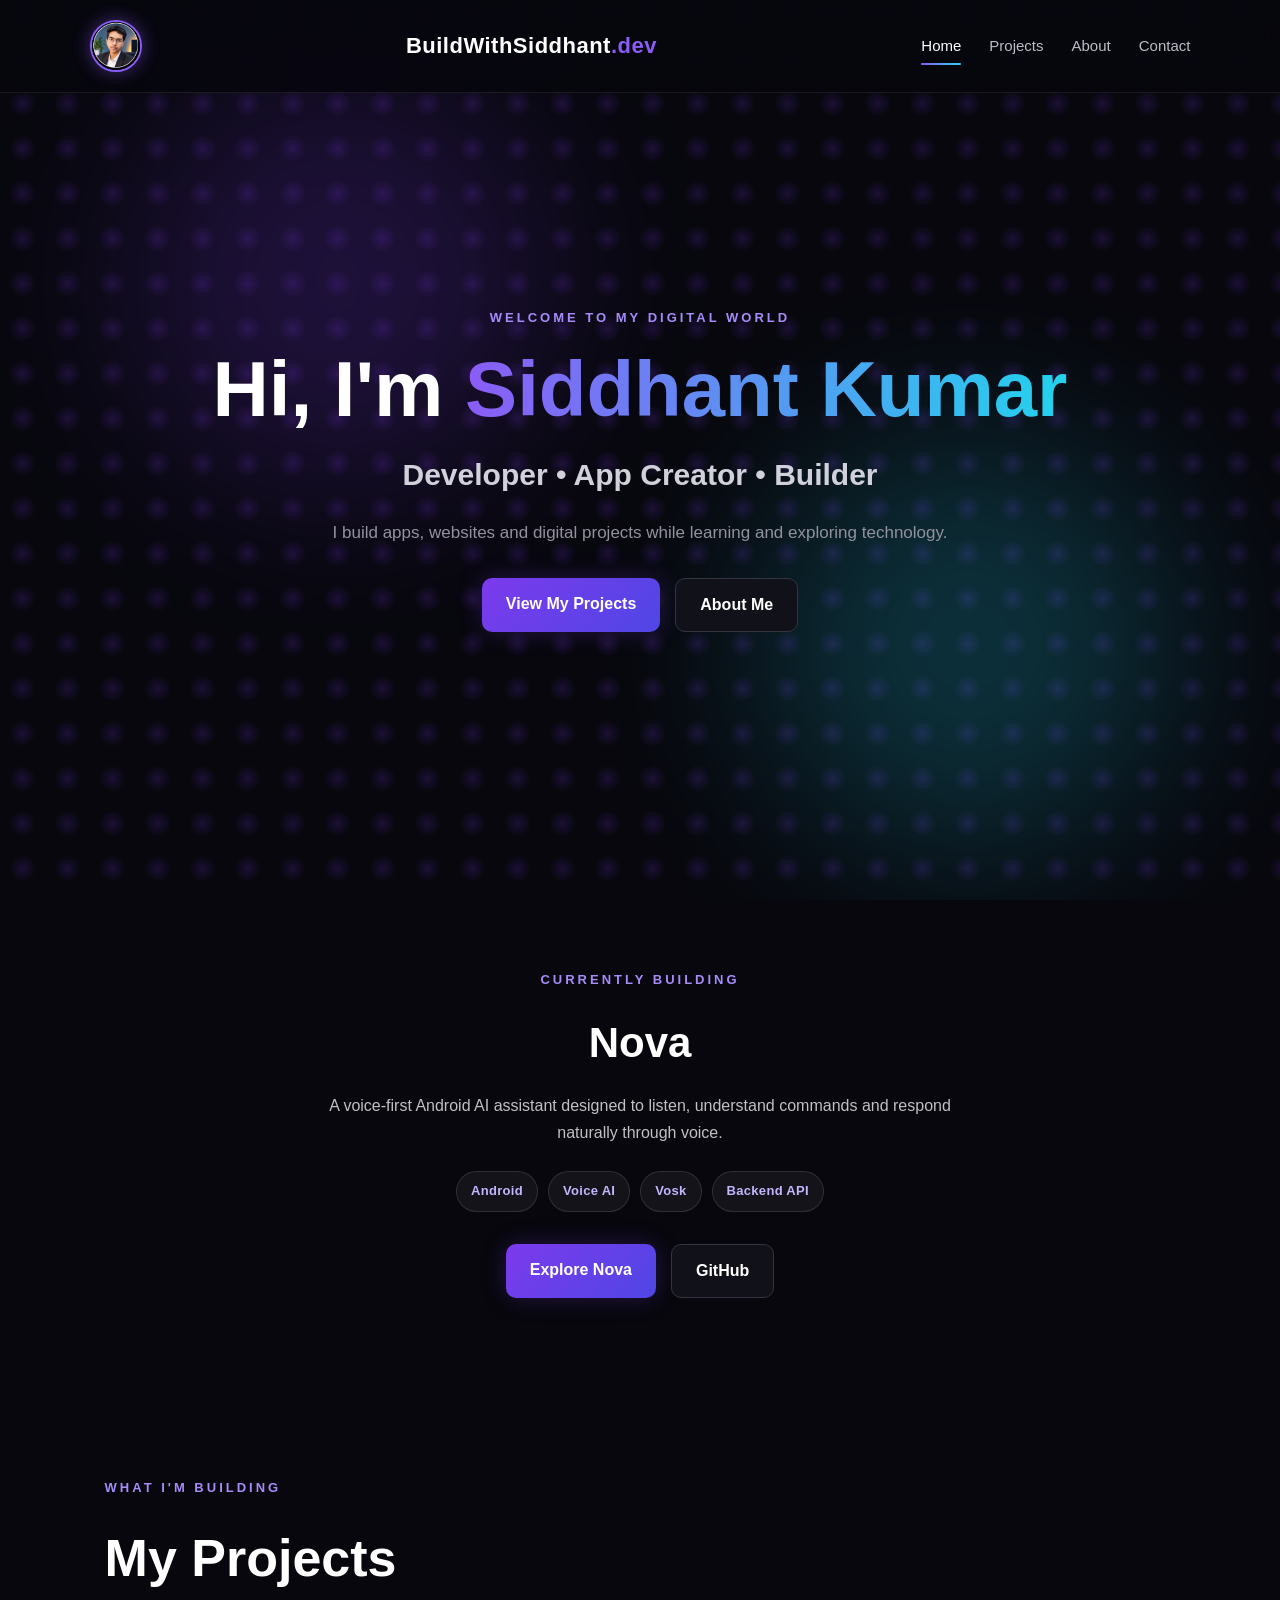
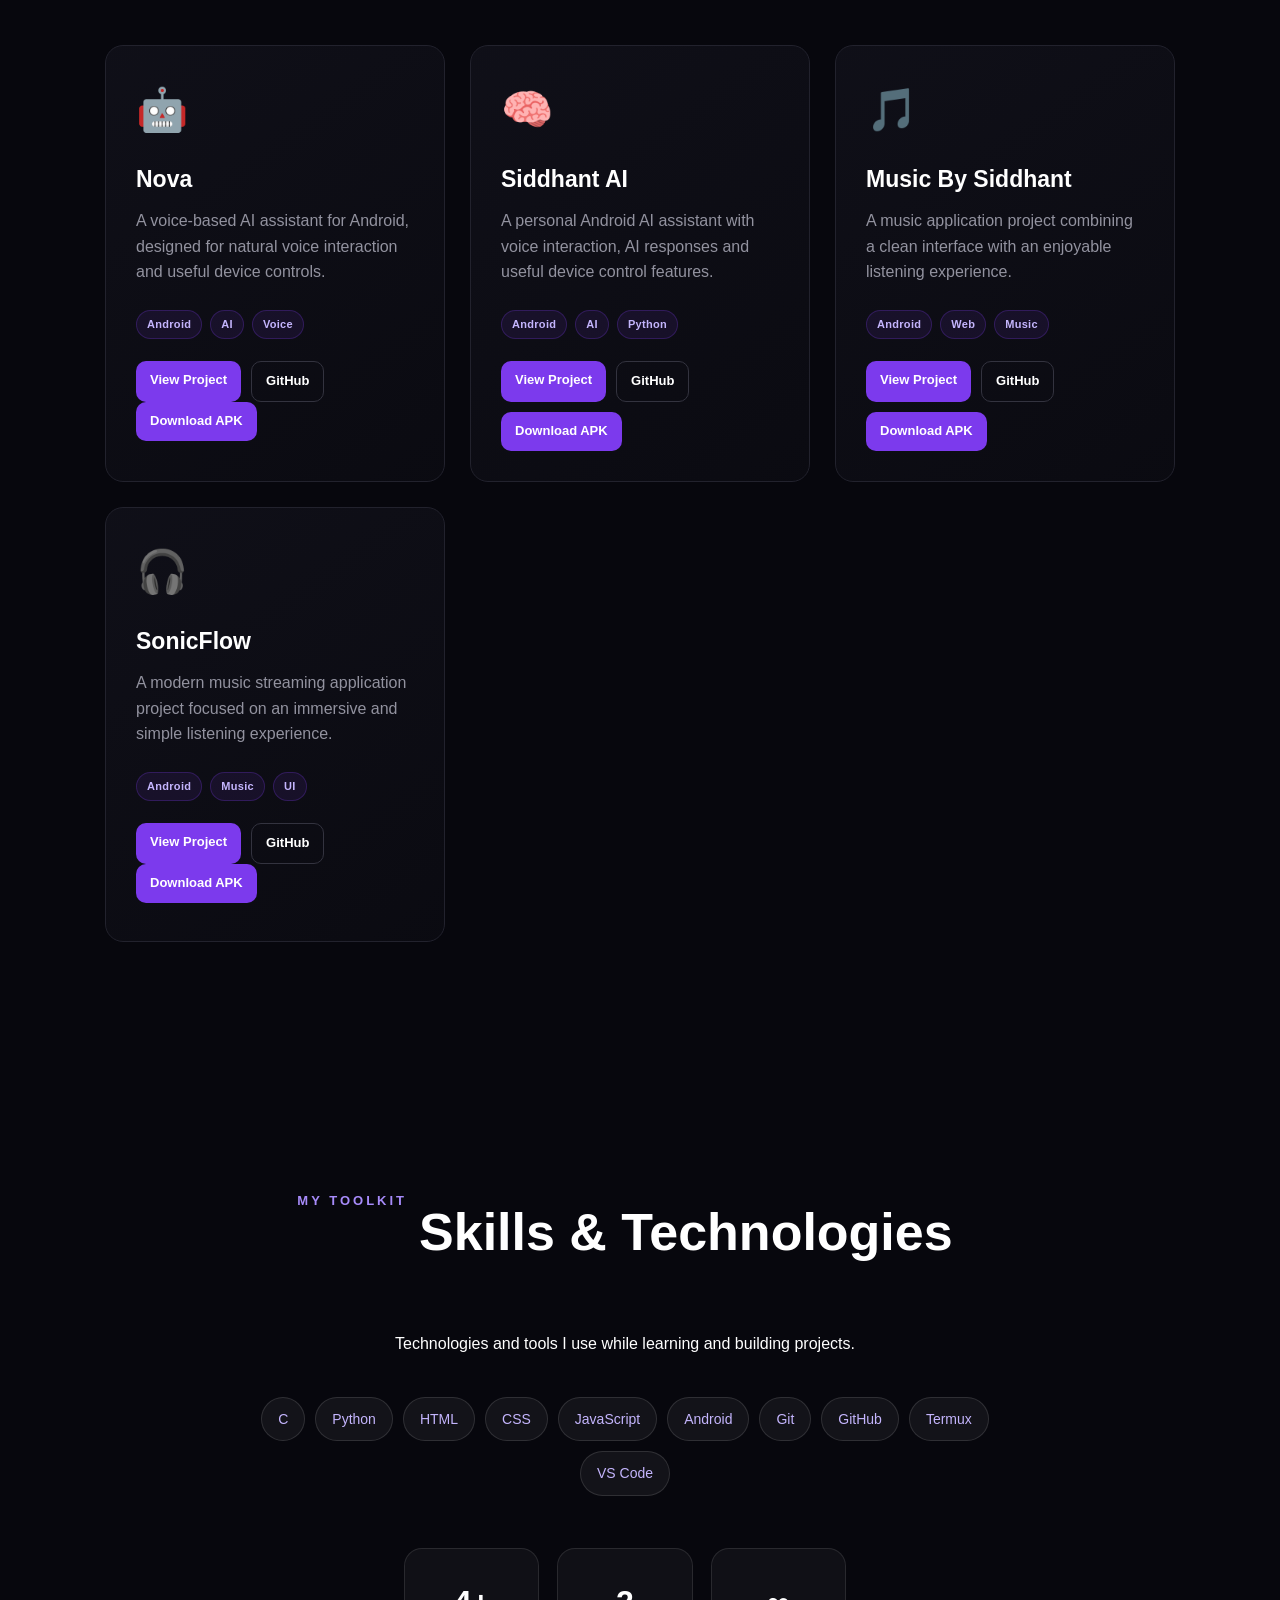
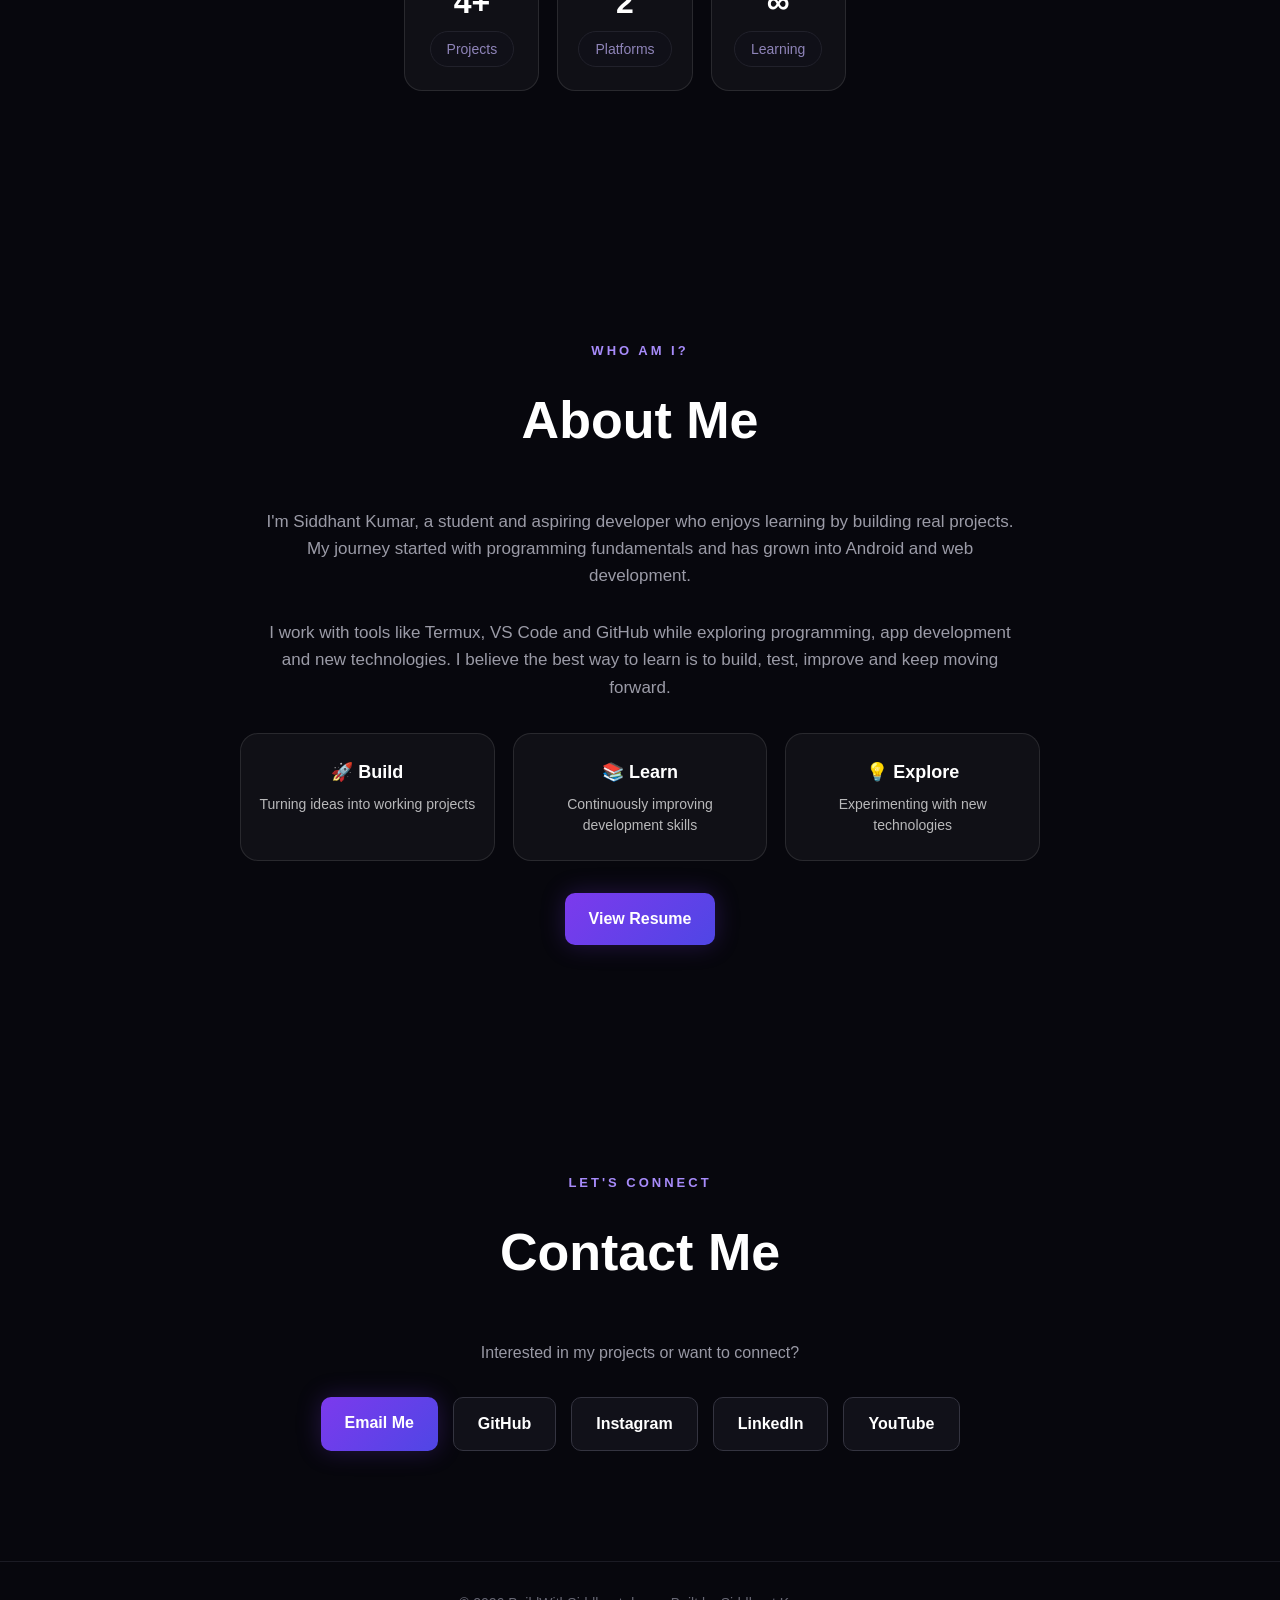
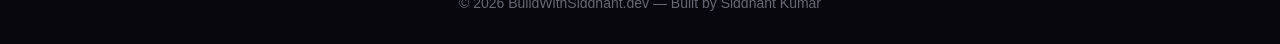
<file: index.html>
<!DOCTYPE html>
<html lang="en">
<head>
    <meta charset="UTF-8">
    <meta name="viewport" content="width=device-width, initial-scale=1.0">

    <title>Siddhant Kumar | Developer Portfolio | BuildWithSiddhant</title>
    <meta name="description" content="Official developer portfolio of Siddhant Kumar. Explore Android apps, web projects, skills, GitHub projects and resume.">
    <meta name="author" content="Siddhant Kumar">
    <meta name="robots" content="index, follow">
    <link rel="canonical" href="https://mrsiddhant012-dot.github.io/BuildWithSiddhant/">
    <link rel="icon" type="image/png" href="assets/favicon.png">

    <meta property="og:title" content="Siddhant Kumar | Developer Portfolio">
    <meta property="og:description" content="Explore Siddhant Kumar's Android apps, web projects, skills and developer journey.">
    <meta property="og:type" content="website">
    <meta property="og:url" content="https://mrsiddhant012-dot.github.io/BuildWithSiddhant/">
    <meta property="og:image" content="https://mrsiddhant012-dot.github.io/BuildWithSiddhant/assets/siddhant.png">
    <meta property="og:image:alt" content="Siddhant Kumar - Developer Portfolio">
    <meta property="og:site_name" content="BuildWithSiddhant">

    <meta name="twitter:card" content="summary_large_image">
    <meta name="twitter:title" content="Siddhant Kumar | Developer Portfolio">
    <meta name="twitter:description" content="Explore Siddhant Kumar's Android apps, web projects, skills and developer journey.">
    <meta name="twitter:image" content="https://mrsiddhant012-dot.github.io/BuildWithSiddhant/assets/siddhant.png">

    <meta name="theme-color" content="#0b0714">

    <script type="application/ld+json">
    {
      "@context": "https://schema.org",
      "@type": "Person",
      "name": "Siddhant Kumar",
      "url": "https://mrsiddhant012-dot.github.io/BuildWithSiddhant/",
      "jobTitle": "Developer",
      "sameAs": [
        "https://github.com/mrsiddhant012-dot",
        "https://www.linkedin.com/in/siddhant-kumar-singh-040b6a435",
        "https://youtube.com/@siddhantkumar-p5b"
      ]
    }
    </script>

    <link rel="stylesheet" href="style.css">
</head>

<body>

    <!-- NAVIGATION -->
    <nav>
        <img src="assets/siddhant.png" alt="Siddhant Kumar" class="profile-photo">

        <div class="logo">
            BuildWithSiddhant<span>.dev</span>
        </div>

        <div class="nav-links">
            <a href="#home">Home</a>
            <a href="#projects">Projects</a>
            <a href="#about">About</a>
            <a href="#contact">Contact</a>
        </div>
    </nav>


    <main>

        <!-- HERO -->
        <section id="home" class="hero">

            <p class="tag">WELCOME TO MY DIGITAL WORLD</p>

            <h1>
                Hi, I'm <span>Siddhant Kumar</span>
            </h1>

            <h2>
                Developer • App Creator • Builder
            </h2>

            <p class="intro">
                I build apps, websites and digital projects
                while learning and exploring technology.
            </p>

            <div class="buttons">
                <a href="#projects" class="btn primary">
                    View My Projects
                </a>

                <a href="#about" class="btn secondary">
                    About Me
                </a>
            </div>

        </section>


        <!-- CURRENTLY BUILDING -->
        <section id="currently-building" class="section currently-building">

            <p class="tag">CURRENTLY BUILDING</p>

            <h2>Nova</h2>

            <p>
                A voice-first Android AI assistant designed to listen,
                understand commands and respond naturally through voice.
            </p>

            <div class="project-tech">
                <span>Android</span>
                <span>Voice AI</span>
                <span>Vosk</span>
                <span>Backend API</span>
            </div>

            <div class="buttons">
                <a href="projects/nova/" class="btn primary">
                    Explore Nova
                </a>

                <a href="https://github.com/mrsiddhant012-dot"
                   class="btn secondary"
                   target="_blank"
                   rel="noopener">
                    GitHub
                </a>
            </div>

        </section>


        <!-- PROJECTS -->
        <section id="projects" class="section">

            <p class="tag">WHAT I'M BUILDING</p>

            <h2>My Projects</h2>

            <div class="projects">

                <!-- NOVA -->
                <div class="card">
                    <div class="icon">🤖</div>

                    <h3>Nova</h3>

                    <p>
                        A voice-based AI assistant for Android,
                        designed for natural voice interaction
                        and useful device controls.
                    </p>

                    <div class="project-tech">
                        <span>Android</span>
                        <span>AI</span>
                        <span>Voice</span>
                    </div>

                    <div class="card-buttons">
                        <a href="projects/nova/" class="btn small">
                            View Project
                        </a>

                        <a href="https://github.com/mrsiddhant012-dot" class="btn small outline" target="_blank" rel="noopener">
                            GitHub
                        </a>
                    </div>

                    <a href="https://github.com/mrsiddhant012-dot/BuildWithSiddhant/releases/download/v1.0.0/Nova.apk" class="btn small apk-btn" download>
                        Download APK
                    </a>
                </div>


                <!-- SIDDHANT AI -->
                <div class="card">
                    <div class="icon">🧠</div>

                    <h3>Siddhant AI</h3>

                    <p>
                        A personal Android AI assistant with
                        voice interaction, AI responses and
                        useful device control features.
                    </p>

                    <div class="project-tech">
                        <span>Android</span>
                        <span>AI</span>
                        <span>Python</span>
                    </div>

                    <div class="card-buttons">
                        <a href="projects/siddhant-ai/" class="btn small">
                            View Project
                        </a>

                        <a href="https://github.com/mrsiddhant012-dot" class="btn small outline" target="_blank" rel="noopener">
                            GitHub
                        </a>

                        <a href="https://github.com/mrsiddhant012-dot/BuildWithSiddhant/releases/download/v1.0.0/Siddhant-AI.apk" class="btn small apk-btn" download>
                            Download APK
                        </a>
                    </div>
                </div>


                <!-- MUSIC BY SIDDHANT -->
                <div class="card">
                    <div class="icon">🎵</div>

                    <h3>Music By Siddhant</h3>

                    <p>
                        A music application project combining
                        a clean interface with an enjoyable
                        listening experience.
                    </p>

                    <div class="project-tech">
                        <span>Android</span>
                        <span>Web</span>
                        <span>Music</span>
                    </div>

                    <div class="card-buttons">
                        <a href="projects/music-by-siddhant/" class="btn small" target="_blank" rel="noopener">
                            View Project
                        </a>

                        <a href="https://github.com/mrsiddhant012-dot/Music-by-siddhant" class="btn small outline" target="_blank" rel="noopener">
                            GitHub
                        </a>

                        <a href="https://github.com/mrsiddhant012-dot/BuildWithSiddhant/releases/download/v1.0.0/MusicBySiddhant.apk" class="btn small apk-btn" download>
                            Download APK
                        </a>
                    </div>
                </div>


                <!-- SONICFLOW -->
                <div class="card">
                    <div class="icon">🎧</div>

                    <h3>SonicFlow</h3>

                    <p>
                        A modern music streaming application
                        project focused on an immersive and
                        simple listening experience.
                    </p>

                    <div class="project-tech">
                        <span>Android</span>
                        <span>Music</span>
                        <span>UI</span>
                    </div>

                    <div class="card-buttons">
                        <a href="projects/sonicflow/" class="btn small">
                            View Project
                        </a>

                        <a href="https://github.com/mrsiddhant012-dot" class="btn small outline" target="_blank" rel="noopener">
                            GitHub
                        </a>
                    </div>

                    <a href="https://github.com/mrsiddhant012-dot/BuildWithSiddhant/releases/download/v1.0.0/SonicFlow.apk" class="btn small apk-btn" download>
                        Download APK
                    </a>
                </div>

            </div>

        </section>


        <!-- SKILLS & STATS -->
        <section id="skills" class="section skills">

            <p class="tag">MY TOOLKIT</p>

            <h2>Skills & Technologies</h2>

            <p>
                Technologies and tools I use while learning and building projects.
            </p>

            <div class="skill-tags">
                <span>C</span>
                <span>Python</span>
                <span>HTML</span>
                <span>CSS</span>
                <span>JavaScript</span>
                <span>Android</span>
                <span>Git</span>
                <span>GitHub</span>
                <span>Termux</span>
                <span>VS Code</span>
            </div>

            <div class="stats">
                <div class="stat-card">
                    <strong>4+</strong>
                    <span>Projects</span>
                </div>

                <div class="stat-card">
                    <strong>2</strong>
                    <span>Platforms</span>
                </div>

                <div class="stat-card">
                    <strong>∞</strong>
                    <span>Learning</span>
                </div>
            </div>

        </section>

        <!-- ABOUT -->
        <section id="about" class="section about">

            <p class="tag">WHO AM I?</p>

            <h2>About Me</h2>

            <p>
                I'm Siddhant Kumar, a student and aspiring developer
                who enjoys learning by building real projects.
                My journey started with programming fundamentals
                and has grown into Android and web development.
            </p>

            <p>
                I work with tools like Termux, VS Code and GitHub
                while exploring programming, app development and
                new technologies. I believe the best way to learn
                is to build, test, improve and keep moving forward.
            </p>

            <div class="about-highlights">

                <div class="about-card">
                    <strong>🚀 Build</strong>
                    <span>Turning ideas into working projects</span>
                </div>

                <div class="about-card">
                    <strong>📚 Learn</strong>
                    <span>Continuously improving development skills</span>
                </div>

                <div class="about-card">
                    <strong>💡 Explore</strong>
                    <span>Experimenting with new technologies</span>
                </div>

            </div>

            <a href="assets/Resume.pdf" class="btn primary" target="_blank" rel="noopener">
                View Resume
            </a>

        </section>


        <!-- CONTACT -->
        <section id="contact" class="section contact">

            <p class="tag">LET'S CONNECT</p>

            <h2>Contact Me</h2>

            <p>
                Interested in my projects or want to connect?
            </p>

            <div class="buttons">

                <a href="mailto:mr.siddhant012@gmail.com" class="btn primary">
                    Email Me
                </a>

                <a href="https://github.com/mrsiddhant012-dot" class="btn secondary" target="_blank" rel="noopener">
                    GitHub
                </a>

                <a href="https://www.instagram.com/s_4_siddhant_01/" class="btn secondary" target="_blank" rel="noopener">
                    Instagram
                </a>

                <a href="https://www.linkedin.com/in/siddhant-kumar-singh-040b6a435" class="btn secondary" target="_blank" rel="noopener">
                    LinkedIn
                </a>

                <a href="https://youtube.com/@siddhantkumar-p5b" class="btn secondary" target="_blank" rel="noopener">
                    YouTube
                </a>

            </div>

        </section>

    </main>


    <!-- FOOTER -->
    <footer>

        © 2026 BuildWithSiddhant.dev —
        Built by Siddhant Kumar

    </footer>


    <script src="script.js"></script>

</body>
</html>
</file>
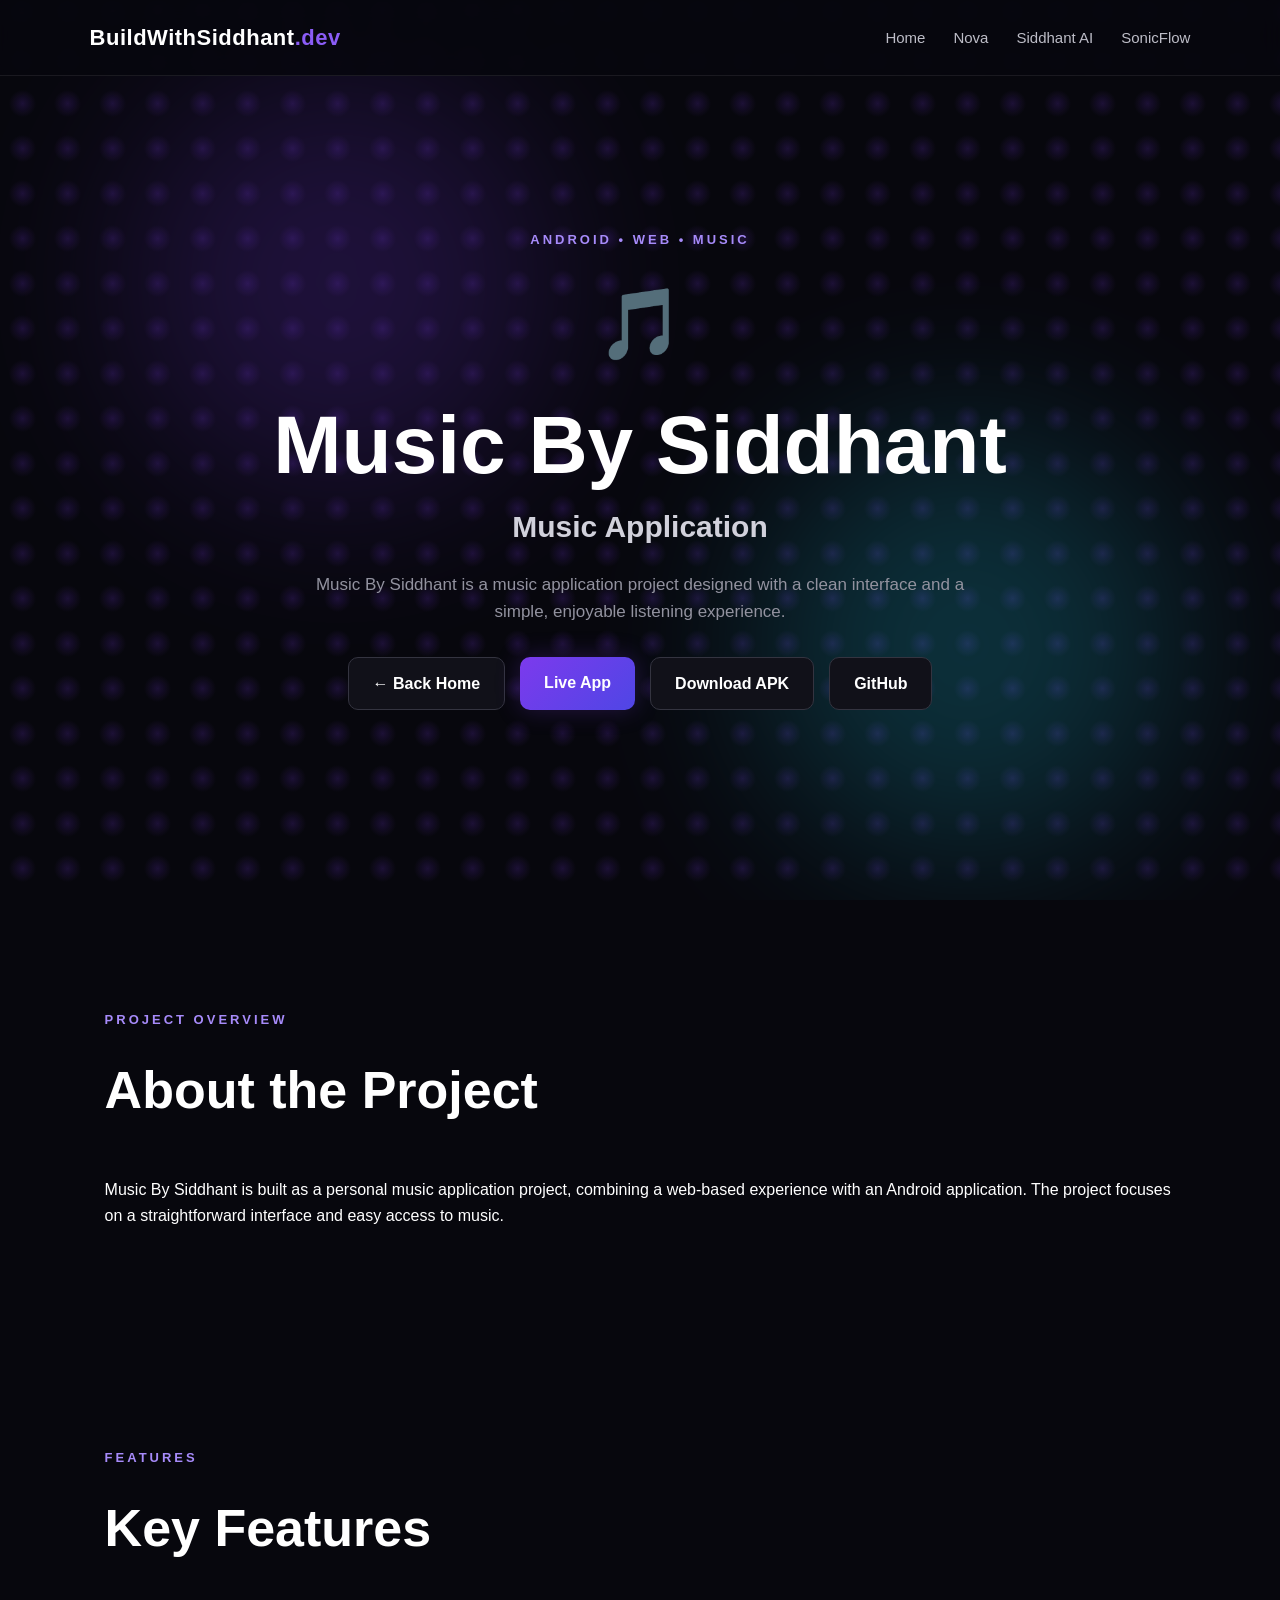
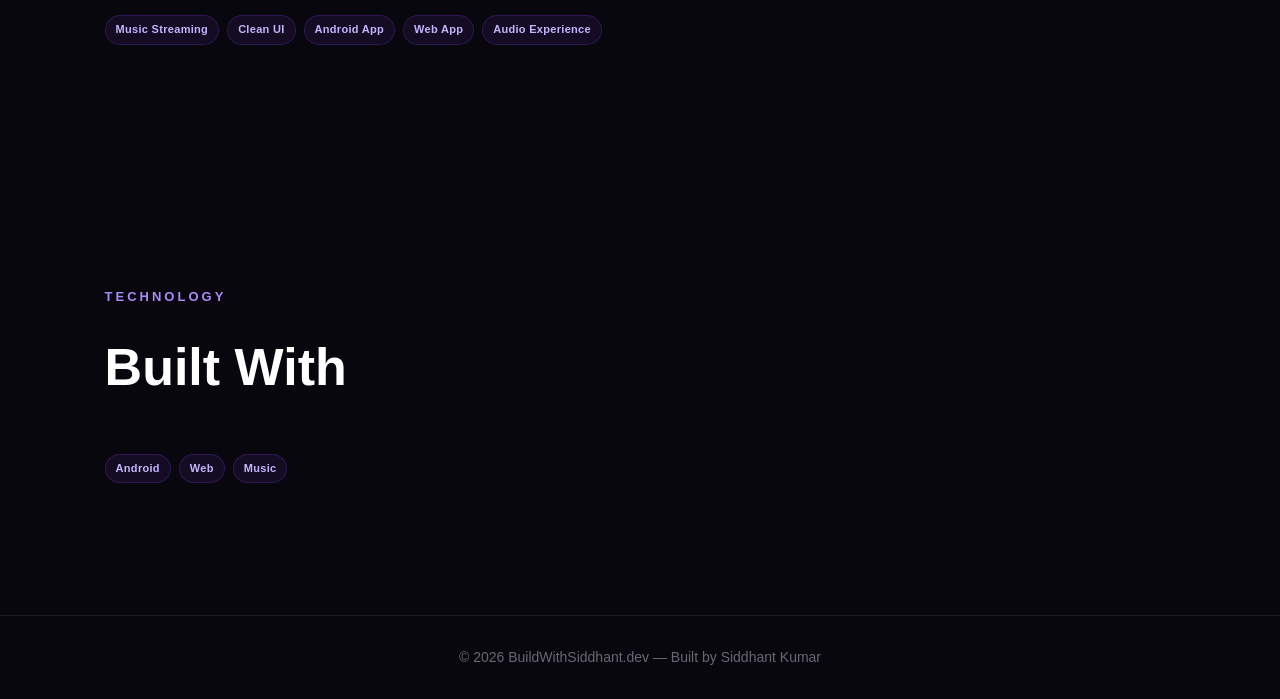
<file: projects/music-by-siddhant/index.html>
<!DOCTYPE html>
<html lang="en">
<head>
<meta charset="UTF-8">
<meta name="viewport" content="width=device-width, initial-scale=1.0">
<title>Music By Siddhant — BuildWithSiddhant.dev</title>
<link rel="stylesheet" href="../../style.css">
</head>

<body>

<nav>
    <div class="logo">BuildWithSiddhant<span>.dev</span></div>

    <div class="nav-links">
        <a href="../../index.html">Home</a>
        <a href="../nova/">Nova</a>
        <a href="../siddhant-ai/">Siddhant AI</a>
        <a href="../sonicflow/">SonicFlow</a>
    </div>
</nav>

<main>

<section class="hero project-page">

    <p class="tag">ANDROID • WEB • MUSIC</p>

    <div class="icon">🎵</div>

    <h1>Music By Siddhant</h1>

    <h2>Music Application</h2>

    <p class="intro">
        Music By Siddhant is a music application project
        designed with a clean interface and a simple,
        enjoyable listening experience.
    </p>

    <div class="buttons">

        <a href="../../index.html" class="btn secondary">
            ← Back Home
        </a>

        <a href="https://mrsiddhant012-dot.github.io/Music-by-siddhant/"
           class="btn primary"
           target="_blank"
           rel="noopener">
            Live App
        </a>

        <a href="../../assets/apk/MusicBySiddhant.apk"
           class="btn secondary"
           download>
            Download APK
        </a>

        <a href="https://github.com/mrsiddhant012-dot/Music-by-siddhant"
           class="btn secondary"
           target="_blank"
           rel="noopener">
            GitHub
        </a>

    </div>

</section>


<section class="section">

    <p class="tag">PROJECT OVERVIEW</p>

    <h2>About the Project</h2>

    <p>
        Music By Siddhant is built as a personal music application
        project, combining a web-based experience with an Android
        application. The project focuses on a straightforward
        interface and easy access to music.
    </p>

</section>


<section class="section">

    <p class="tag">FEATURES</p>

    <h2>Key Features</h2>

    <div class="project-tech">
        <span>Music Streaming</span>
        <span>Clean UI</span>
        <span>Android App</span>
        <span>Web App</span>
        <span>Audio Experience</span>
    </div>

</section>


<section class="section">

    <p class="tag">TECHNOLOGY</p>

    <h2>Built With</h2>

    <div class="project-tech">
        <span>Android</span>
        <span>Web</span>
        <span>Music</span>
    </div>

</section>

</main>

<footer>
    © 2026 BuildWithSiddhant.dev — Built by Siddhant Kumar
</footer>

</body>
</html>
</file>
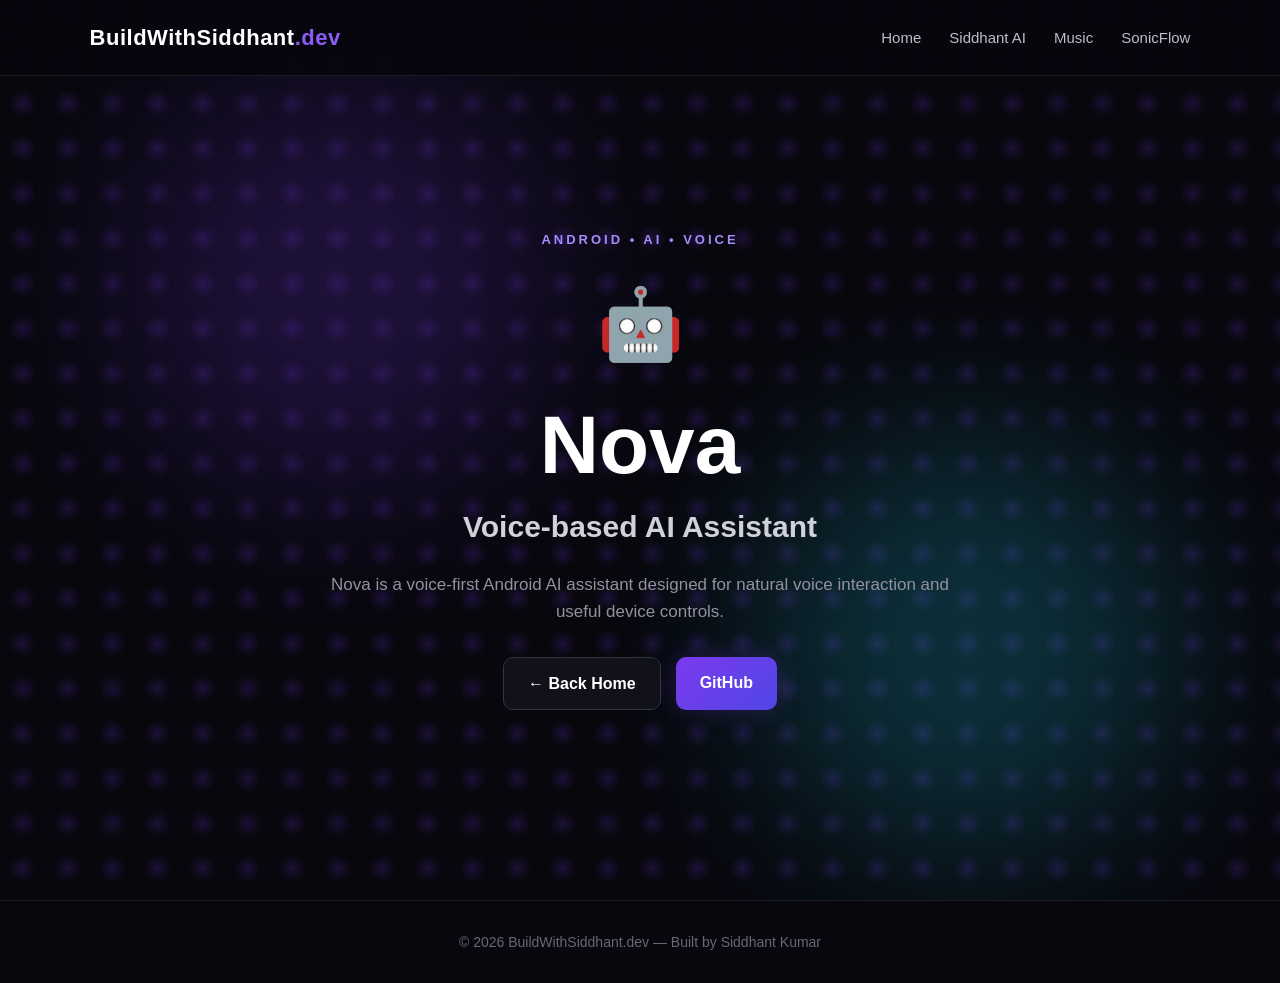
<file: projects/nova/index.html>
<!DOCTYPE html>
<html lang="en">
<head>
<meta charset="UTF-8">
<meta name="viewport" content="width=device-width, initial-scale=1.0">
<title>Nova — BuildWithSiddhant.dev</title>
<link rel="stylesheet" href="../../style.css">
</head>
<body>

<nav>
    <div class="logo">BuildWithSiddhant<span>.dev</span></div>
    <div class="nav-links">
        <a href="../../index.html">Home</a>
        <a href="../siddhant-ai/">Siddhant AI</a>
        <a href="../music-by-siddhant/">Music</a>
        <a href="../sonicflow/">SonicFlow</a>
    </div>
</nav>

<main>
<section class="hero project-page">
    <p class="tag">ANDROID • AI • VOICE</p>
    <div class="icon">🤖</div>
    <h1>Nova</h1>
    <h2>Voice-based AI Assistant</h2>
    <p class="intro">
        Nova is a voice-first Android AI assistant designed
        for natural voice interaction and useful device controls.
    </p>

    <div class="buttons">
        <a href="../../index.html" class="btn secondary">← Back Home</a>
        <a href="https://github.com/mrsiddhant012-dot" class="btn primary">GitHub</a>
    </div>
</section>
</main>

<footer>© 2026 BuildWithSiddhant.dev — Built by Siddhant Kumar</footer>

</body>
</html>
</file>
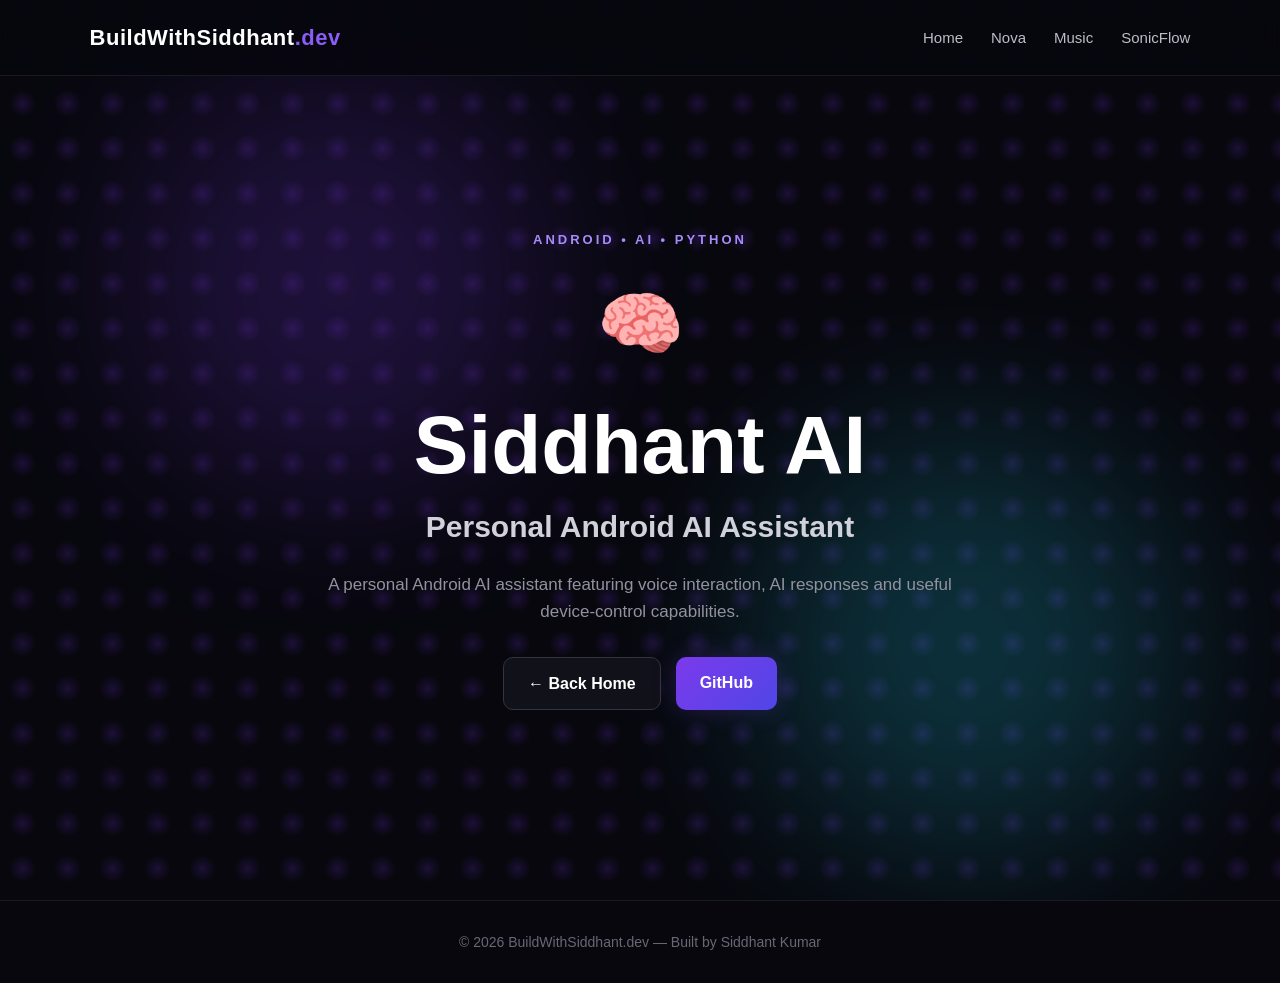
<file: projects/siddhant-ai/index.html>
<!DOCTYPE html>
<html lang="en">
<head>
<meta charset="UTF-8">
<meta name="viewport" content="width=device-width, initial-scale=1.0">
<title>Siddhant AI — BuildWithSiddhant.dev</title>
<link rel="stylesheet" href="../../style.css">
</head>
<body>

<nav>
    <div class="logo">BuildWithSiddhant<span>.dev</span></div>
    <div class="nav-links">
        <a href="../../index.html">Home</a>
        <a href="../nova/">Nova</a>
        <a href="../music-by-siddhant/">Music</a>
        <a href="../sonicflow/">SonicFlow</a>
    </div>
</nav>

<main>
<section class="hero project-page">
    <p class="tag">ANDROID • AI • PYTHON</p>
    <div class="icon">🧠</div>
    <h1>Siddhant AI</h1>
    <h2>Personal Android AI Assistant</h2>
    <p class="intro">
        A personal Android AI assistant featuring voice interaction,
        AI responses and useful device-control capabilities.
    </p>

    <div class="buttons">
        <a href="../../index.html" class="btn secondary">← Back Home</a>
        <a href="https://github.com/mrsiddhant012-dot" class="btn primary">GitHub</a>
    </div>
</section>
</main>

<footer>© 2026 BuildWithSiddhant.dev — Built by Siddhant Kumar</footer>

</body>
</html>
</file>
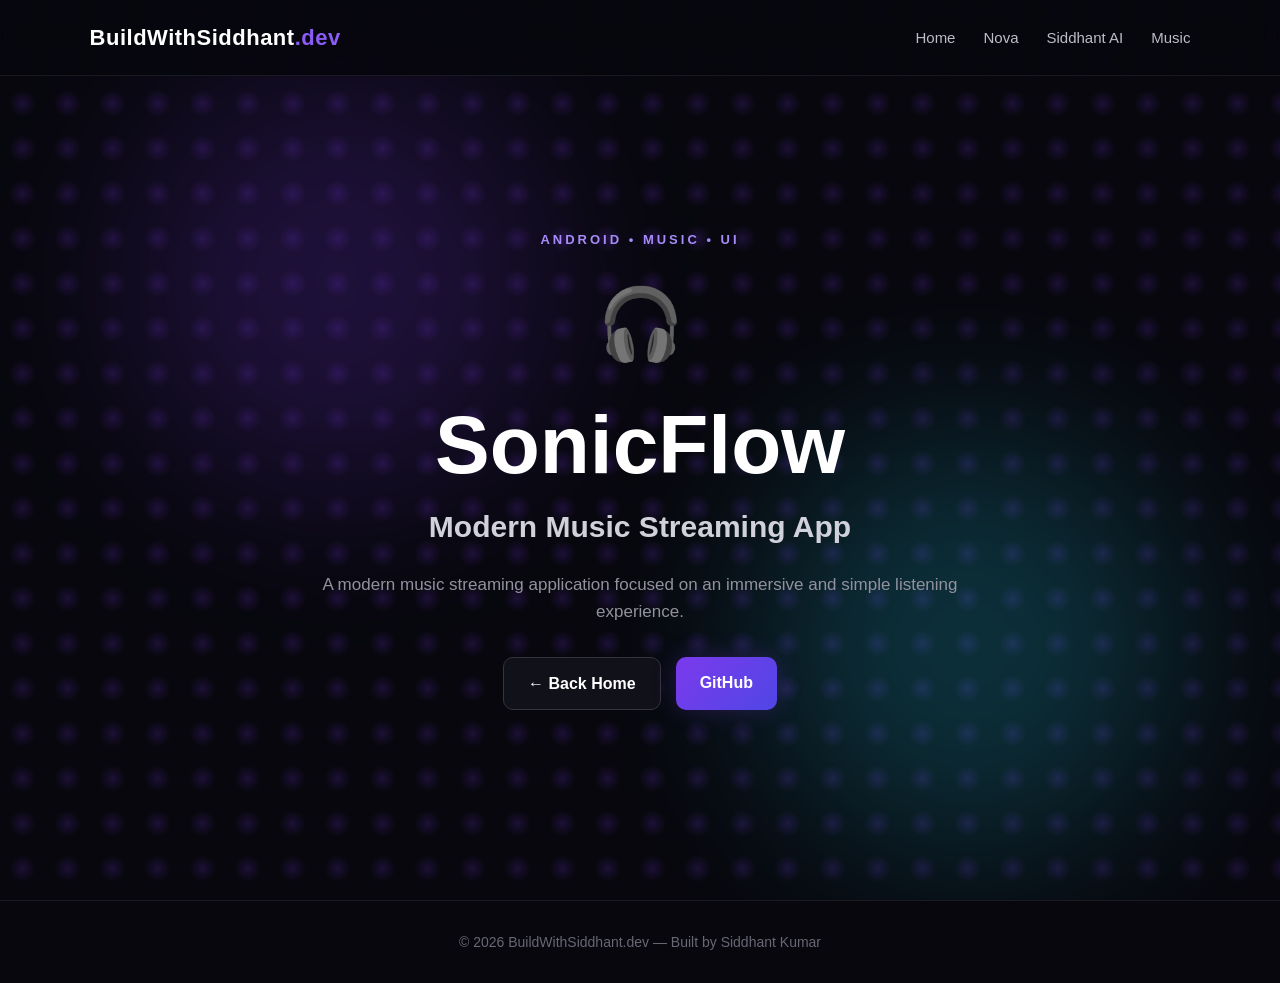
<file: projects/sonicflow/index.html>
<!DOCTYPE html>
<html lang="en">
<head>
<meta charset="UTF-8">
<meta name="viewport" content="width=device-width, initial-scale=1.0">
<title>SonicFlow — BuildWithSiddhant.dev</title>
<link rel="stylesheet" href="../../style.css">
</head>
<body>

<nav>
    <div class="logo">BuildWithSiddhant<span>.dev</span></div>
    <div class="nav-links">
        <a href="../../index.html">Home</a>
        <a href="../nova/">Nova</a>
        <a href="../siddhant-ai/">Siddhant AI</a>
        <a href="../music-by-siddhant/">Music</a>
    </div>
</nav>

<main>
<section class="hero project-page">
    <p class="tag">ANDROID • MUSIC • UI</p>
    <div class="icon">🎧</div>
    <h1>SonicFlow</h1>
    <h2>Modern Music Streaming App</h2>
    <p class="intro">
        A modern music streaming application focused on
        an immersive and simple listening experience.
    </p>

    <div class="buttons">
        <a href="../../index.html" class="btn secondary">← Back Home</a>
        <a href="https://github.com/mrsiddhant012-dot" class="btn primary">GitHub</a>
    </div>
</section>
</main>

<footer>© 2026 BuildWithSiddhant.dev — Built by Siddhant Kumar</footer>

</body>
</html>
</file>
<file: style.css>
* {
    margin: 0;
    padding: 0;
    box-sizing: border-box;
}

html {
    scroll-behavior: smooth;
}

body {
    font-family: Arial, Helvetica, sans-serif;
    background: #07070d;
    color: #ffffff;
    line-height: 1.6;
}

/* NAVBAR */

nav {
    position: fixed;
    top: 0;
    left: 0;
    width: 100%;
    padding: 20px 7%;
    display: flex;
    justify-content: space-between;
    align-items: center;
    background: rgba(7, 7, 13, 0.85);
    backdrop-filter: blur(12px);
    border-bottom: 1px solid rgba(255, 255, 255, 0.08);
    z-index: 1000;
}

.logo {
    font-size: 22px;
    font-weight: bold;
    letter-spacing: 0.5px;
}

.logo span {
    color: #8b5cf6;
}

.nav-links {
    display: flex;
    gap: 28px;
}

.nav-links a {
    color: #bdbdc7;
    text-decoration: none;
    font-size: 15px;
    transition: 0.3s;
}

.nav-links a:hover {
    color: #ffffff;
}

/* HERO */

.hero {
    min-height: 100vh;
    display: flex;
    flex-direction: column;
    justify-content: center;
    align-items: center;
    text-align: center;
    padding: 120px 20px 80px;

    background:
        radial-gradient(circle at 50% 30%, rgba(124, 58, 237, 0.18), transparent 35%),
        #07070d;
}

.tag {
    color: #a78bfa;
    font-size: 13px;
    font-weight: bold;
    letter-spacing: 3px;
    margin-bottom: 18px;
}

.hero h1 {
    font-size: clamp(42px, 8vw, 78px);
    line-height: 1.1;
    margin-bottom: 18px;
}

.hero h1 span {
    background: linear-gradient(90deg, #8b5cf6, #22d3ee);
    -webkit-background-clip: text;
    background-clip: text;
    color: transparent;
}

.hero h2 {
    font-size: clamp(20px, 4vw, 30px);
    color: #d1d1db;
    margin-bottom: 20px;
}

.intro {
    max-width: 650px;
    color: #92929f;
    font-size: 17px;
}

/* BUTTONS */

.buttons {
    display: flex;
    gap: 15px;
    margin-top: 32px;
    flex-wrap: wrap;
    justify-content: center;
}

.btn {
    display: inline-block;
    padding: 13px 24px;
    border-radius: 10px;
    text-decoration: none;
    font-weight: bold;
    transition: 0.3s;
}

.primary {
    color: white;
    background: linear-gradient(135deg, #7c3aed, #4f46e5);
    box-shadow: 0 0 25px rgba(124, 58, 237, 0.25);
}

.primary:hover {
    transform: translateY(-3px);
    box-shadow: 0 0 35px rgba(124, 58, 237, 0.5);
}

.secondary {
    color: white;
    border: 1px solid #343440;
    background: #111119;
}

.secondary:hover {
    border-color: #8b5cf6;
    transform: translateY(-3px);
}

/* SECTIONS */

.section {
    padding: 110px 7%;
    max-width: 1250px;
    margin: auto;
}

.section > h2 {
    font-size: clamp(34px, 6vw, 52px);
    margin-bottom: 45px;
}

/* PROJECTS */

.projects {
    display: grid;
    grid-template-columns: repeat(3, 1fr);
    gap: 25px;
    align-items: stretch;
}

.projects .card {
    height: 100%;
    box-sizing: border-box;
}

.card {
    padding: 30px;
    border: 1px solid #22222d;
    border-radius: 18px;
    background: linear-gradient(
        145deg,
        rgba(16,16,25,0.96),
        rgba(11,11,18,0.96)
    );
    backdrop-filter: blur(8px);
    -webkit-backdrop-filter: blur(8px);
    transition: 0.3s;
}

.card:hover {
    transform: translateY(-8px);
    border-color: #7c3aed;
    box-shadow: 0 15px 40px rgba(0, 0, 0, 0.35);
}

.icon {
    font-size: 42px;
    margin-bottom: 18px;
}

.card h3 {
    font-size: 23px;
    margin-bottom: 10px;
}

.card p {
    color: #92929f;
    margin-bottom: 25px;
}

.card-buttons {
    display: flex;
    gap: 10px;
    flex-wrap: wrap;
}

.small {
    padding: 9px 14px;
    font-size: 13px;
    color: white;
    background: #7c3aed;
}

.outline {
    background: transparent;
    border: 1px solid #33333f;
}

/* ABOUT */

.about {
    text-align: center;
}

.about > p:not(.tag) {
    max-width: 750px;
    margin: 0 auto 30px;
    color: #9b9ba7;
    font-size: 17px;
}

.skills {
    display: flex;
    justify-content: center;
    flex-wrap: wrap;
    gap: 12px;
    margin: 30px 0;
}

.skills span {
    padding: 9px 16px;
    border: 1px solid #292934;
    border-radius: 50px;
    background: #101019;
    color: #c4b5fd;
}

/* CONTACT */

.contact {
    text-align: center;
}

.contact > p:not(.tag) {
    color: #9999a5;
}

/* FOOTER */

footer {
    text-align: center;
    padding: 30px 20px;
    color: #686875;
    border-top: 1px solid #1b1b24;
    font-size: 14px;
}

/* MOBILE */

@media (max-width: 850px) {

    nav {
        padding: 15px 5%;
    }

    .logo {
        font-size: 19px;
    }

    .nav-links {
        display: flex;
        gap: 14px;
    }

    .nav-links a {
        font-size: 12px;
    }

    .projects {
        grid-template-columns: 1fr;
    }

    .section {
        padding: 85px 6%;
    }

    .hero {
        min-height: 92vh;
        padding: 105px 20px 60px;
    }

    .hero h1 {
        font-size: clamp(38px, 10vw, 58px);
    }
}

/* SMALL MOBILE */

@media (max-width: 450px) {

    nav {
        padding: 14px 4%;
    }

    .logo {
        font-size: 17px;
    }

    .nav-links {
        gap: 9px;
    }

    .nav-links a {
        font-size: 10px;
    }

    .hero {
        min-height: 90vh;
        padding: 100px 18px 50px;
    }

    .hero h1 {
        font-size: 40px;
    }

    .hero h2 {
        font-size: 19px;
    }

    .intro {
        font-size: 15px;
    }

    .buttons {
        flex-direction: column;
        width: 100%;
        max-width: 330px;
    }

    .buttons .btn {
        width: 100%;
    }

    .card {
        padding: 24px;
    }

    .section {
        padding: 75px 5%;
    }

    .section > h2 {
        margin-bottom: 32px;
    }
}

/* PROJECT TECHNOLOGY TAGS */

.project-tech {
    display: flex;
    flex-wrap: wrap;
    gap: 8px;
    margin: 0 0 22px;
}

.project-tech span {
    padding: 5px 10px;
    border-radius: 20px;
    background: rgba(124, 58, 237, 0.10);
    border: 1px solid rgba(124, 58, 237, 0.25);
    color: #c4b5fd;
    font-size: 11px;
    font-weight: bold;
    letter-spacing: 0.3px;
}

.project-tech span:hover {
    border-color: #8b5cf6;
}

@media (max-width: 450px) {

    .project-tech {
        margin-bottom: 18px;
    }

    .project-tech span {
        font-size: 10px;
        padding: 5px 9px;
    }
}

/* ===== RESPONSIVE NAVBAR & TABLET POLISH ===== */

@media (max-width: 700px) {

    nav {
        padding: 12px 4%;
        gap: 12px;
    }

    .logo {
        font-size: 16px;
        white-space: nowrap;
    }

    .nav-links {
        gap: 10px;
        flex-wrap: wrap;
        justify-content: flex-end;
    }

    .nav-links a {
        font-size: 11px;
    }

    .hero {
        padding-left: 18px;
        padding-right: 18px;
    }

    .section {
        width: 100%;
        padding-left: 5%;
        padding-right: 5%;
    }
}

@media (max-width: 500px) {

    nav {
        position: fixed;
        flex-direction: column;
        align-items: center;
        gap: 5px;
        padding: 7px 4%;
    }

    .logo {
        font-size: 17px;
    }

    .nav-links {
        width: 100%;
        justify-content: center;
        gap: 12px;
    }

    .nav-links a {
        font-size: 11px;
    }

    .hero {
        padding-top: 115px;
    }
}

/* Prevent accidental horizontal scrolling */
html,
body {
    max-width: 100%;
    overflow-x: hidden;
}

/* Smooth section positioning below fixed navbar */
section {
    scroll-margin-top: 90px;
}



/* =========================================
   PREMIUM PORTFOLIO EFFECTS
   ========================================= */


/* HERO BACKGROUND */

.hero {
    position: relative;
    overflow: hidden;
    isolation: isolate;
}

.hero::before,
.hero::after {
    content: "";
    position: absolute;
    width: 420px;
    height: 420px;
    border-radius: 50%;
    filter: blur(90px);
    opacity: 0.20;
    pointer-events: none;
    z-index: -1;
}

.hero::before {
    background: #7c3aed;
    top: 8%;
    left: 10%;
    animation: floatingGlow 8s ease-in-out infinite;
}

.hero::after {
    background: #22d3ee;
    right: 8%;
    bottom: 5%;
    animation: floatingGlow 10s ease-in-out infinite reverse;
}


/* SUBTLE GRID */

.hero {
    background-image:
        linear-gradient(
            rgba(255,255,255,0.025) 1px,
            transparent 1px
        ),
        linear-gradient(
            90deg,
            rgba(255,255,255,0.025) 1px,
            transparent 1px
        ),
        radial-gradient(
            circle at 50% 30%,
            rgba(124,58,237,0.18),
            transparent 35%
        ),
        #07070d;

    background-size:
        45px 45px,
        45px 45px,
        auto,
        auto;
}


/* HERO CONTENT */

.hero > * {
    position: relative;
    z-index: 2;
}

.hero .icon {
    animation: floatingIcon 4s ease-in-out infinite;
}


/* SCROLL REVEAL */

.reveal {
    opacity: 0;
    transform: translateY(35px);
    transition:
        opacity 0.8s ease,
        transform 0.8s ease;
}

.reveal-visible {
    opacity: 1;
    transform: translateY(0);
}


/* PROJECT CARD */

.card {
    will-change: transform;
    transition:
        transform 0.25s ease,
        border-color 0.3s ease,
        box-shadow 0.3s ease;
}

.card::before {
    content: "";
    display: block;
    height: 2px;
    width: 0;
    margin-bottom: -2px;
    background: linear-gradient(
        90deg,
        #8b5cf6,
        #22d3ee
    );
    transition: width 0.4s ease;
}

.card:hover::before {
    width: 100%;
}


/* BUTTON GLOW */

.btn {
    position: relative;
    overflow: hidden;
}

.btn::after {
    content: "";
    position: absolute;
    top: 0;
    left: -100%;
    width: 60%;
    height: 100%;
    background: linear-gradient(
        90deg,
        transparent,
        rgba(255,255,255,0.18),
        transparent
    );
    transform: skewX(-20deg);
    transition: left 0.6s ease;
}

.btn:hover::after {
    left: 140%;
}


/* ACTIVE NAV */

.nav-links a {
    position: relative;
}

.nav-links a.active {
    color: #ffffff;
}

.nav-links a.active::after {
    content: "";
    position: absolute;
    left: 0;
    right: 0;
    bottom: -7px;
    height: 2px;
    border-radius: 5px;
    background: linear-gradient(
        90deg,
        #8b5cf6,
        #22d3ee
    );
}


/* PROJECT PAGE */

.project-page {
    min-height: 100vh;
}

.project-page h1 {
    font-size: clamp(48px, 9vw, 82px);
    margin-bottom: 12px;
}

.project-page h2 {
    margin-bottom: 20px;
}

.project-page .icon {
    font-size: 70px;
    margin-bottom: 20px;
}


/* ANIMATIONS */

@keyframes floatingGlow {

    0%,
    100% {
        transform: translate3d(0, 0, 0) scale(1);
    }

    50% {
        transform: translate3d(30px, -25px, 0) scale(1.08);
    }
}


@keyframes floatingIcon {

    0%,
    100% {
        transform: translateY(0);
    }

    50% {
        transform: translateY(-10px);
    }
}


/* REDUCE MOTION FOR ACCESSIBILITY */

@media (prefers-reduced-motion: reduce) {

    *,
    *::before,
    *::after {
        animation-duration: 0.01ms !important;
        animation-iteration-count: 1 !important;
        transition-duration: 0.01ms !important;
        scroll-behavior: auto !important;
    }

}


/* MOBILE PERFORMANCE */

@media (max-width: 850px) {

    .hero::before,
    .hero::after {
        width: 280px;
        height: 280px;
        filter: blur(70px);
    }

    .card {
        transform: none !important;
    }

}


/* SKILLS & STATS */
.skills {
    text-align: center;
}

.skill-tags {
    display: flex;
    flex-wrap: wrap;
    justify-content: center;
    gap: 10px;
    margin: 28px auto 40px;
    max-width: 800px;
}

.skill-tags span {
    padding: 10px 16px;
    border: 1px solid rgba(255,255,255,0.12);
    border-radius: 999px;
    background: rgba(255,255,255,0.05);
    font-size: 14px;
    transition: transform 0.25s ease, background 0.25s ease,
                border-color 0.25s ease, box-shadow 0.25s ease;
}

.skill-tags span:hover {
    transform: translateY(-4px) scale(1.03);
    background: rgba(255,255,255,0.1);
    border-color: rgba(255,255,255,0.24);
    box-shadow: 0 8px 24px rgba(0,0,0,0.18);
}

.stats {
    display: grid;
    grid-template-columns: repeat(3, 1fr);
    gap: 18px;
    max-width: 800px;
    margin: 0 auto;
}

.stat-card {
    padding: 28px 20px;
    border: 1px solid rgba(255,255,255,0.1);
    border-radius: 18px;
    background: rgba(255,255,255,0.04);
}

.stat-card strong {
    display: block;
    font-size: 32px;
    margin-bottom: 8px;
}

.stat-card span {
    font-size: 14px;
    opacity: 0.7;
}

@media (max-width: 600px) {
    .stats {
        grid-template-columns: 1fr;
    }
}


/* ABOUT HIGHLIGHTS */
.about-highlights {
    display: grid;
    grid-template-columns: repeat(3, 1fr);
    gap: 18px;
    max-width: 800px;
    margin: 32px auto;
}

.about-card {
    padding: 24px 18px;
    border: 1px solid rgba(255,255,255,0.1);
    border-radius: 18px;
    background: rgba(255,255,255,0.04);
    transition: transform 0.2s ease, background 0.2s ease;
}

.about-card:hover {
    transform: translateY(-4px);
    background: rgba(255,255,255,0.07);
}

.about-card strong {
    display: block;
    font-size: 18px;
    margin-bottom: 8px;
}

.about-card span {
    display: block;
    font-size: 14px;
    line-height: 1.5;
    opacity: 0.7;
}

@media (max-width: 700px) {
    .about-highlights {
        grid-template-columns: 1fr;
    }
}


/* CURRENTLY BUILDING */
.currently-building {
    text-align: center;
    padding: 70px 20px;
}

.currently-building h2 {
    font-size: 42px;
    margin-bottom: 16px;
}

.currently-building > p:not(.tag) {
    max-width: 680px;
    margin: 0 auto 24px;
    line-height: 1.7;
    opacity: 0.75;
}

.currently-building .project-tech {
    display: flex;
    flex-wrap: wrap;
    justify-content: center;
    gap: 10px;
    margin: 25px auto 30px;
}

.currently-building .project-tech span {
    padding: 9px 14px;
    border-radius: 999px;
    border: 1px solid rgba(255,255,255,0.12);
    background: rgba(255,255,255,0.05);
    font-size: 13px;
}

.currently-building .buttons {
    justify-content: center;
}

@media (max-width: 600px) {
    .currently-building h2 {
        font-size: 34px;
    }
}


/* PROFILE PHOTO */
.profile-photo {
    width: 52px;
    height: 52px;
    border-radius: 50%;
    object-fit: cover;
    border: 2px solid #8b5cf6;
    box-shadow: 0 0 18px rgba(139, 92, 246, 0.45);
    flex-shrink: 0;
}

/* FORCE PROFILE PHOTO SIZE */
nav img.profile-photo {
    width: 52px !important;
    height: 52px !important;
    max-width: 52px !important;
    max-height: 52px !important;
    min-width: 52px !important;
    min-height: 52px !important;
    display: block !important;
    object-fit: cover !important;
    border-radius: 50% !important;
}
</file>
